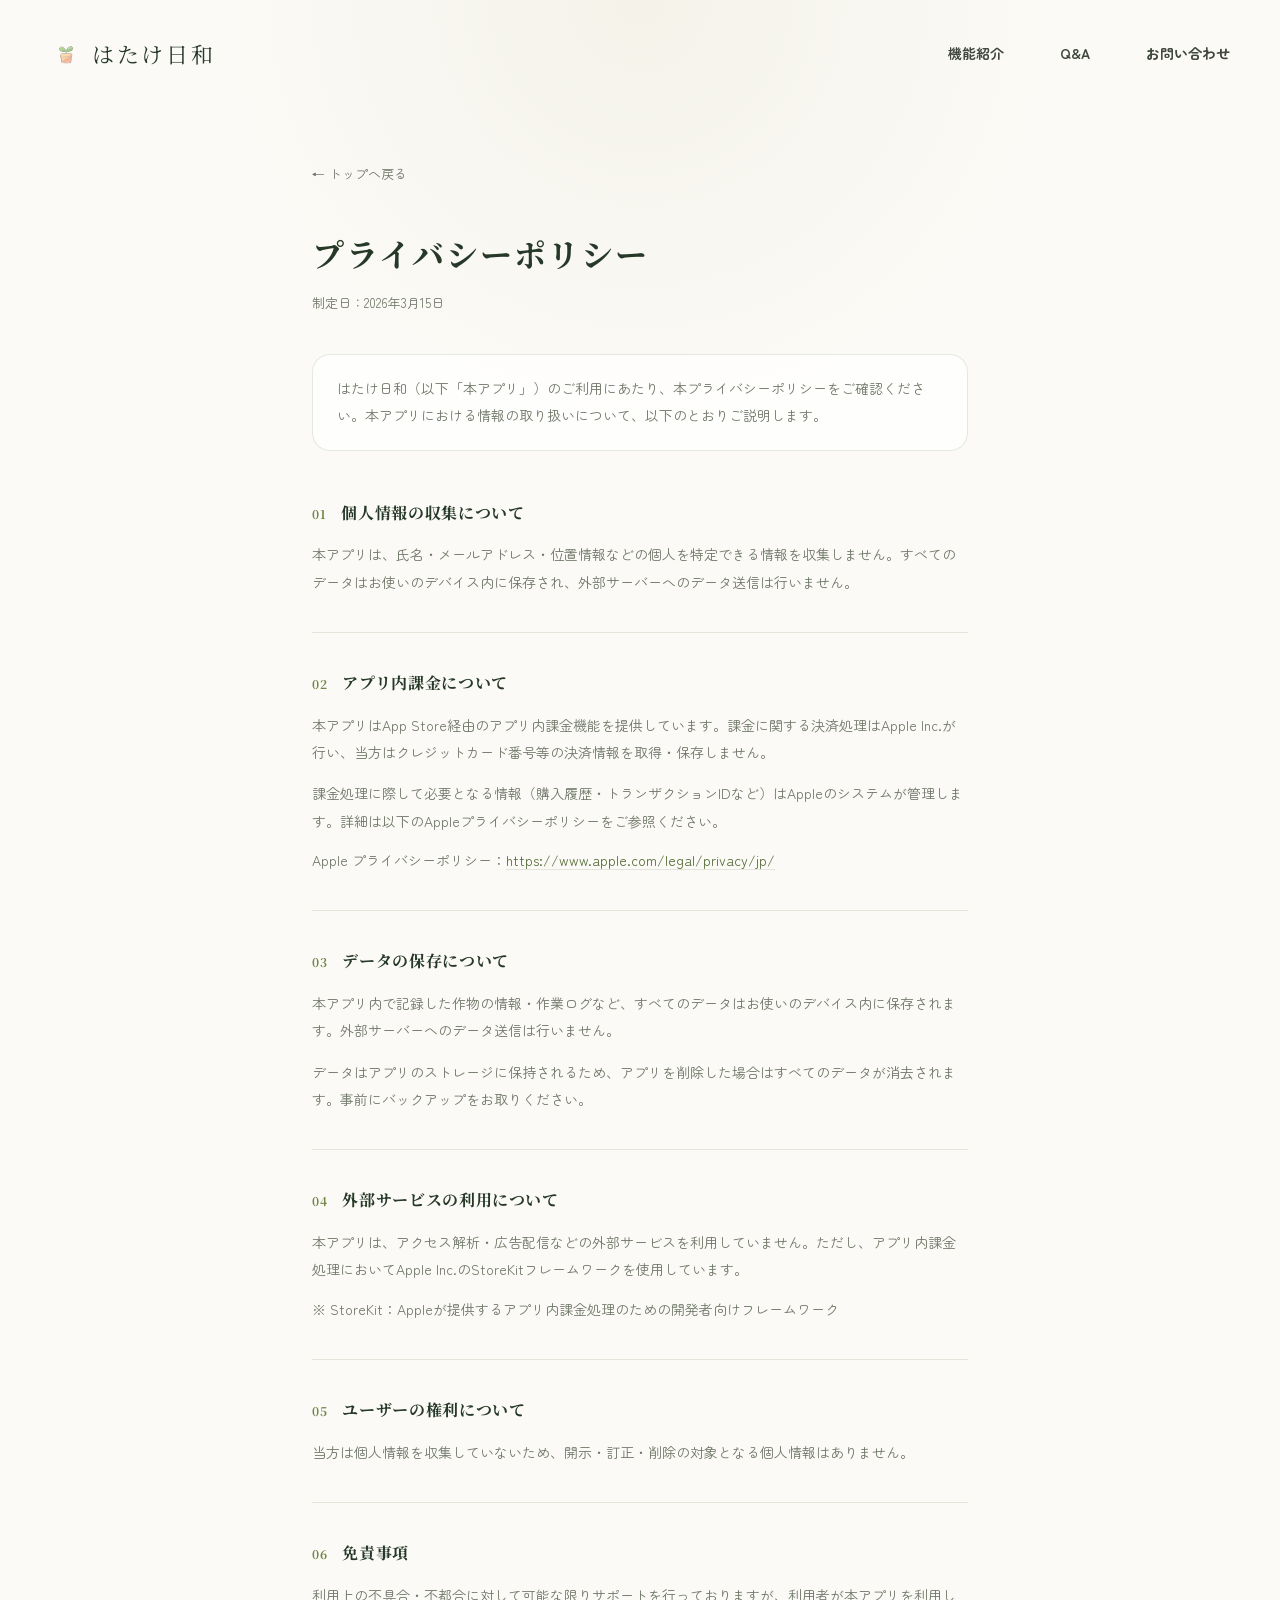
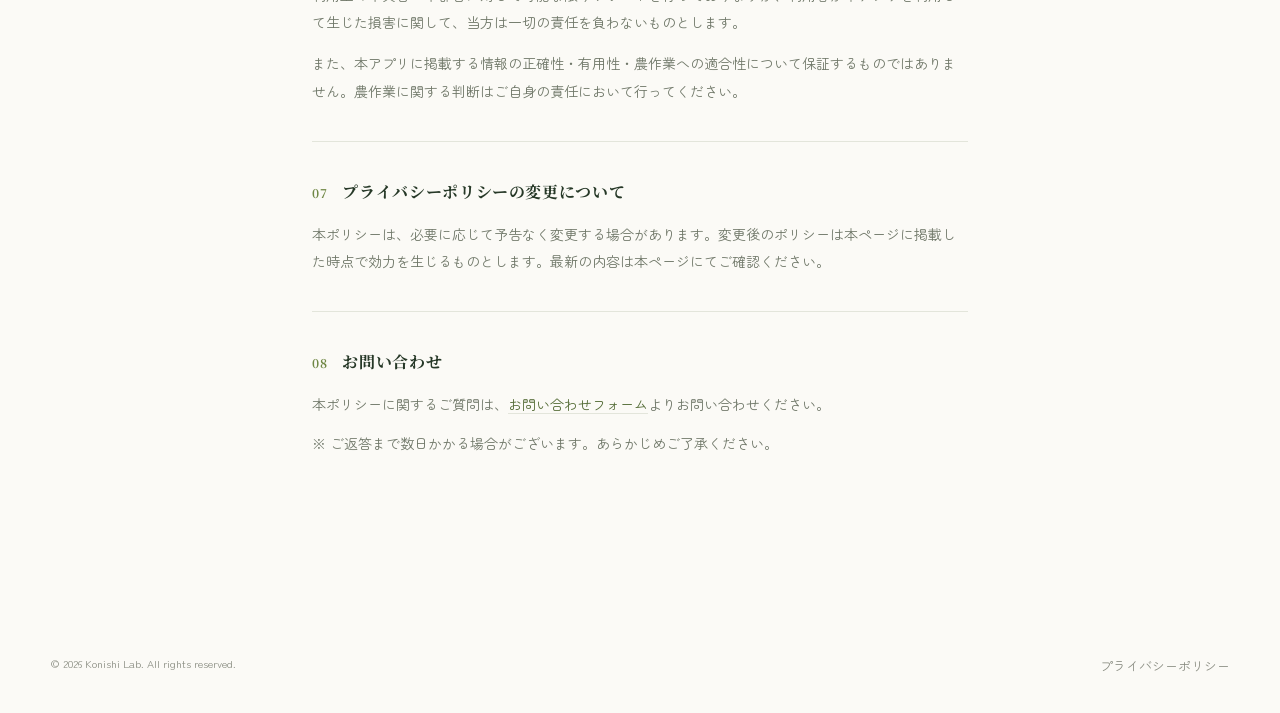
<file: privacy.html>
<!DOCTYPE html>
<html lang="ja">
<head>
  <meta charset="UTF-8">
  <meta name="viewport" content="width=device-width, initial-scale=1.0">
  <title>プライバシーポリシー — はたけ日和</title>
  <link rel="preconnect" href="https://fonts.googleapis.com">
  <link rel="preconnect" href="https://fonts.gstatic.com" crossorigin>
  <link href="https://fonts.googleapis.com/css2?family=Noto+Serif+JP:wght@500;700&family=Zen+Maru+Gothic:wght@400;500;700&display=swap" rel="stylesheet">
  <link rel="stylesheet" href="src/style.css">
  <style>
    .privacy-container {
      max-width: 720px;
      margin: 0 auto;
      padding: 64px 32px 96px;
    }
    .privacy-back {
      display: inline-block;
      font-size: 13px;
      color: var(--color-muted);
      text-decoration: none;
      margin-bottom: 40px;
      transition: color 0.2s;
    }
    .privacy-back:hover { color: var(--color-primary); }

    .privacy-container h1 {
      font-family: var(--font-serif);
      font-size: clamp(24px, 4vw, 32px);
      font-weight: 700;
      color: var(--color-text);
      letter-spacing: 0.06em;
      margin: 0 0 8px;
    }
    .privacy-date {
      font-size: 13px;
      color: var(--color-muted);
      margin: 0 0 40px;
    }
    .intro-box {
      background: rgba(255, 255, 255, 0.7);
      border: 1px solid var(--color-border);
      border-radius: var(--radius-md);
      padding: 20px 24px;
      font-size: 14px;
      color: var(--color-muted);
      margin-bottom: 48px;
      line-height: 1.95;
    }
    .policy-section {
      margin-bottom: 36px;
      padding-bottom: 36px;
      border-bottom: 1px solid var(--color-border);
      opacity: 0;
      transform: translateY(12px);
      transition: opacity 0.4s ease, transform 0.4s ease;
    }
    .policy-section.visible {
      opacity: 1;
      transform: translateY(0);
    }
    .policy-section:last-child { border-bottom: none; }
    .policy-section .section-header {
      display: flex;
      align-items: baseline;
      gap: 14px;
      margin-bottom: 14px;
      text-align: left;
    }
    .policy-section .section-number {
      font-family: var(--font-serif);
      font-size: 12px;
      font-weight: 700;
      letter-spacing: 0.1em;
      color: var(--color-primary);
      flex-shrink: 0;
    }
    .policy-section .section-heading {
      font-family: var(--font-serif);
      font-size: 16px;
      font-weight: 700;
      color: var(--color-text);
      letter-spacing: 0.04em;
      margin: 0;
    }
    .section-body p {
      font-size: 14px;
      color: var(--color-muted);
      line-height: 1.95;
      margin-bottom: 12px;
    }
    .section-body p:last-child { margin-bottom: 0; }
    .note {
      font-size: 12.5px;
      color: var(--color-muted);
      margin-top: 6px;
    }
    .ext-link {
      color: var(--color-primary-dark);
      text-decoration: underline;
      text-decoration-color: var(--color-border);
      text-underline-offset: 3px;
      word-break: break-all;
      transition: text-decoration-color 0.2s;
    }
    .ext-link:hover { text-decoration-color: var(--color-primary); }
  </style>
</head>
<body>

  <header class="site-header">
    <div class="header-inner">
      <a href="index.html" class="logo">
        <span class="logo-icon">
          <img src="images/icon.png" alt="">
        </span>
        <span>はたけ日和</span>
      </a>

      <nav class="nav">
        <a href="index.html#features">機能紹介</a>
        <a href="index.html#faq">Q&amp;A</a>
        <a href="index.html#contact">お問い合わせ</a>
      </nav>
    </div>
  </header>

  <main class="privacy-container">
    <a href="index.html" class="privacy-back">← トップへ戻る</a>

    <h1>プライバシーポリシー</h1>
    <p class="privacy-date">制定日：2026年3月15日</p>

    <div class="intro-box">
      はたけ日和（以下「本アプリ」）のご利用にあたり、本プライバシーポリシーをご確認ください。本アプリにおける情報の取り扱いについて、以下のとおりご説明します。
    </div>

    <section class="policy-section">
      <div class="section-header">
        <span class="section-number">01</span>
        <h2 class="section-heading">個人情報の収集について</h2>
      </div>
      <div class="section-body">
        <p>本アプリは、氏名・メールアドレス・位置情報などの個人を特定できる情報を収集しません。すべてのデータはお使いのデバイス内に保存され、外部サーバーへのデータ送信は行いません。</p>
      </div>
    </section>

    <section class="policy-section">
      <div class="section-header">
        <span class="section-number">02</span>
        <h2 class="section-heading">アプリ内課金について</h2>
      </div>
      <div class="section-body">
        <p>本アプリはApp Store経由のアプリ内課金機能を提供しています。課金に関する決済処理はApple Inc.が行い、当方はクレジットカード番号等の決済情報を取得・保存しません。</p>
        <p>課金処理に際して必要となる情報（購入履歴・トランザクションIDなど）はAppleのシステムが管理します。詳細は以下のAppleプライバシーポリシーをご参照ください。</p>
        <p class="note">Apple プライバシーポリシー：<a class="ext-link" href="https://www.apple.com/legal/privacy/jp/" target="_blank" rel="noopener noreferrer">https://www.apple.com/legal/privacy/jp/</a></p>
      </div>
    </section>

    <section class="policy-section">
      <div class="section-header">
        <span class="section-number">03</span>
        <h2 class="section-heading">データの保存について</h2>
      </div>
      <div class="section-body">
        <p>本アプリ内で記録した作物の情報・作業ログなど、すべてのデータはお使いのデバイス内に保存されます。外部サーバーへのデータ送信は行いません。</p>
        <p>データはアプリのストレージに保持されるため、アプリを削除した場合はすべてのデータが消去されます。事前にバックアップをお取りください。</p>
      </div>
    </section>

    <section class="policy-section">
      <div class="section-header">
        <span class="section-number">04</span>
        <h2 class="section-heading">外部サービスの利用について</h2>
      </div>
      <div class="section-body">
        <p>本アプリは、アクセス解析・広告配信などの外部サービスを利用していません。ただし、アプリ内課金処理においてApple Inc.のStoreKitフレームワークを使用しています。</p>
        <p class="note">※ StoreKit：Appleが提供するアプリ内課金処理のための開発者向けフレームワーク</p>
      </div>
    </section>

    <section class="policy-section">
      <div class="section-header">
        <span class="section-number">05</span>
        <h2 class="section-heading">ユーザーの権利について</h2>
      </div>
      <div class="section-body">
        <p>当方は個人情報を収集していないため、開示・訂正・削除の対象となる個人情報はありません。</p>
      </div>
    </section>

    <section class="policy-section">
      <div class="section-header">
        <span class="section-number">06</span>
        <h2 class="section-heading">免責事項</h2>
      </div>
      <div class="section-body">
        <p>利用上の不具合・不都合に対して可能な限りサポートを行っておりますが、利用者が本アプリを利用して生じた損害に関して、当方は一切の責任を負わないものとします。</p>
        <p>また、本アプリに掲載する情報の正確性・有用性・農作業への適合性について保証するものではありません。農作業に関する判断はご自身の責任において行ってください。</p>
      </div>
    </section>

    <section class="policy-section">
      <div class="section-header">
        <span class="section-number">07</span>
        <h2 class="section-heading">プライバシーポリシーの変更について</h2>
      </div>
      <div class="section-body">
        <p>本ポリシーは、必要に応じて予告なく変更する場合があります。変更後のポリシーは本ページに掲載した時点で効力を生じるものとします。最新の内容は本ページにてご確認ください。</p>
      </div>
    </section>

    <section class="policy-section">
      <div class="section-header">
        <span class="section-number">08</span>
        <h2 class="section-heading">お問い合わせ</h2>
      </div>
      <div class="section-body">
        <p>本ポリシーに関するご質問は、<a class="ext-link" href="https://docs.google.com/forms/d/e/1FAIpQLSd4yqI40snKycwmUbcqbCMmJKkTAy4T33C1d7pGYX413HEjDw/viewform?usp=header" target="_blank" rel="noopener noreferrer">お問い合わせフォーム</a>よりお問い合わせください。</p>
        <p class="note">※ ご返答まで数日かかる場合がございます。あらかじめご了承ください。</p>
      </div>
    </section>
  </main>

  <footer class="site-footer">
    <div class="footer-inner">
      <small>© 2026 Konishi Lab. All rights reserved.</small>
      <a href="privacy.html">プライバシーポリシー</a>
    </div>
  </footer>

  <script>
    const observer = new IntersectionObserver((entries) => {
      entries.forEach(entry => {
        if (entry.isIntersecting) {
          entry.target.classList.add('visible');
          observer.unobserve(entry.target);
        }
      });
    }, { threshold: 0.1 });
    document.querySelectorAll('.policy-section').forEach(s => observer.observe(s));
  </script>

</body>
</html>
</file>
<file: src/style.css>
:root {
  --color-bg: #fbfaf6;
  --color-bg-soft: #f6f4ec;
  --color-card: #ffffff;
  --color-text: #263827;
  --color-muted: #6f7768;
  --color-primary: #6f8745;
  --color-primary-dark: #536b35;
  --color-border: rgba(82, 101, 62, 0.14);

  --font-serif: "Noto Serif JP", "Hiragino Mincho ProN", "Yu Mincho", serif;
  --font-sans: "Zen Maru Gothic", -apple-system, BlinkMacSystemFont,
    "Hiragino Sans", "Noto Sans JP", "Yu Gothic", sans-serif;

  --container: 1180px;
  --radius-lg: 24px;
  --radius-md: 18px;
  --shadow-soft: 0 16px 40px rgba(46, 62, 38, 0.06);
}

* {
  box-sizing: border-box;
}

html {
  scroll-behavior: smooth;
}

body {
  margin: 0;
  color: var(--color-text);
  font-family: var(--font-sans);
  background:
    radial-gradient(circle at 50% 0%, rgba(238, 236, 222, 0.55), transparent 420px),
    var(--color-bg);
  line-height: 1.8;
}

img {
  max-width: 100%;
  display: block;
}

a {
  color: inherit;
  text-decoration: none;
}

/* ===== ヘッダー ===== */

.site-header {
  position: relative;
  z-index: 10;
  padding: 34px 0 20px;
}

.header-inner,
.section-inner,
.footer-inner {
  width: min(var(--container), calc(100% - 96px));
  margin: 0 auto;
}

.header-inner {
  display: flex;
  align-items: center;
  justify-content: space-between;
}

.logo {
  display: inline-flex;
  align-items: center;
  gap: 10px;
  color: var(--color-text);
  font-family: var(--font-serif);
  font-size: 22px;
  letter-spacing: 0.12em;
}

.logo-icon {
  display: inline-flex;
  align-items: center;
  justify-content: center;
  width: 32px;
  height: 32px;
  border-radius: 8px;
  overflow: hidden;
  color: var(--color-primary);
}

.logo-icon img {
  width: 100%;
  height: 100%;
  object-fit: cover;
}

.nav {
  display: flex;
  gap: 56px;
  font-size: 14px;
  font-weight: 600;
  color: #2d352a;
}

.nav a {
  opacity: 0.9;
  transition: opacity 0.2s ease;
}

.nav a:hover {
  opacity: 0.55;
}

/* ===== ヒーロー ===== */

.hero {
  position: relative;
  padding: 44px 0 112px;
  overflow: hidden;
}

/* ヒーロー4つの角にふんわり色（写真と同じ hero-inner 基準で配置） */
.hero-inner::before {
  content: '';
  position: absolute;
  inset: 0;
  pointer-events: none;
  z-index: 0;
  background-image:
    /* 左上：暖色（土色） */
    radial-gradient(circle 520px at 0% 0%, rgba(201, 162, 109, 0.22), transparent 85%),
    /* 左下：緑 */
    radial-gradient(circle 520px at 0% 100%, rgba(111, 135, 69, 0.20), transparent 85%),
    /* 右上：緑 */
    radial-gradient(circle 460px at 100% 0%, rgba(111, 135, 69, 0.15), transparent 85%),
    /* 右下：暖色（土色） */
    radial-gradient(circle 460px at 100% 100%, rgba(201, 162, 109, 0.16), transparent 85%);
}

.hero-inner {
  width: min(1280px, calc(100% - 96px));
  min-height: 560px;
  margin: 0 auto;
  position: relative;
  display: grid;
  grid-template-columns: 43% 57%;
  align-items: center;
}

.hero-text {
  position: relative;
  z-index: 2;
  padding: 36px 0 48px;
  /* テキストを中央寄りに配置 */
  padding-left: clamp(0px, 6vw, 96px);
  text-align: center;
}

.hero-text h1 {
  margin: 0;
  font-family: var(--font-serif);
  font-size: clamp(28px, 3.6vw, 44px);
  line-height: 1.5;
  letter-spacing: 0.04em;
  font-weight: 700;
  color: #263d29;
}

.hero-text p {
  margin: 38px 0 28px;
  color: var(--color-muted);
  font-size: 15px;
  letter-spacing: 0.04em;
}

.app-store-button {
  display: inline-block;
  transition: transform 0.2s, opacity 0.2s;
}

.app-store-button img {
  height: 48px;
  display: block;
}

.app-store-button:hover {
  transform: translateY(-2px);
  opacity: 0.9;
}

.hero-image {
  position: absolute;
  inset: 0 -72px 0 34%;
  z-index: 1;
  background-image:
    linear-gradient(
      90deg,
      var(--color-bg) 0%,
      rgba(251, 250, 246, 0.96) 16%,
      rgba(251, 250, 246, 0.72) 30%,
      rgba(251, 250, 246, 0.2) 48%,
      rgba(251, 250, 246, 0) 70%
    ),
    radial-gradient(circle at 16% 48%, var(--color-bg) 0%, rgba(251, 250, 246, 0.9) 10%, transparent 34%),
    url("../images/hero.jpg");
  background-size: cover;
  background-position: center right;
  border-radius: 0 0 0 120px;
  mask-image: radial-gradient(ellipse at 72% 45%, black 0%, black 70%, transparent 95%);
  -webkit-mask-image: radial-gradient(ellipse at 72% 45%, black 0%, black 70%, transparent 95%);
}

/* ===== セクション共通 ===== */

.section {
  padding: 96px 0;
}

.section-heading {
  text-align: center;
  margin-bottom: 56px;
}

.section-heading h2 {
  margin: 0;
  color: var(--color-primary);
  font-family: var(--font-serif);
  font-size: 30px;
  letter-spacing: 0.12em;
  line-height: 1.4;
}

.section-heading span {
  display: inline-block;
  margin-top: 4px;
  color: var(--color-primary);
  font-size: 18px;
  opacity: 0.65;
}

/* ===== 機能紹介 ===== */

.features-section {
  padding-top: 104px;
  padding-bottom: 112px;
}

.feature-flow {
  display: grid;
  grid-template-columns: 1fr 44px 1fr 44px 1fr;
  align-items: stretch;
  gap: 16px;
}

.feature-card {
  min-height: 240px;
  padding: 40px 28px;
  text-align: center;
  background: rgba(255, 255, 255, 0.82);
  border: 1px solid var(--color-border);
  border-radius: var(--radius-md);
  box-shadow: var(--shadow-soft);
  display: flex;
  flex-direction: column;
  justify-content: center;
  align-items: center;
  gap: 16px;
}

.step {
  display: inline-flex;
  align-items: center;
  justify-content: center;
  min-width: 76px;
  height: 24px;
  padding: 0 12px;
  color: #fff;
  background: var(--color-primary);
  border-radius: 999px;
  font-size: 12px;
  font-weight: 700;
  letter-spacing: 0.04em;
}

.feature-icon {
  width: 82px;
  height: 82px;
  margin: 22px auto 18px;
  display: grid;
  place-items: center;
  background: #eeeee4;
  border-radius: 50%;
  font-size: 32px;
}

.feature-card h3 {
  margin: 0;
  font-family: var(--font-serif);
  font-size: 24px;
  letter-spacing: 0.06em;
}

.feature-card p {
  margin: 0;
  color: var(--color-muted);
  font-size: 14px;
  line-height: 1.9;
}

.flow-arrow {
  align-self: center;
  color: var(--color-primary);
  font-size: 42px;
  font-family: var(--font-serif);
  text-align: center;
  opacity: 0.72;
}

/* ===== スクリーンショット ===== */

.screens-section {
  padding-top: 88px;
  padding-bottom: 116px;
}

.screen-grid {
  display: grid;
  grid-template-columns: repeat(4, 1fr);
  gap: 56px;
  align-items: end;
}

.screen-item {
  margin: 0;
  text-align: center;
}

.screen-item img {
  width: 100%;
  max-width: 220px;
  margin: 0 auto;
  filter: drop-shadow(0 16px 24px rgba(38, 56, 39, 0.08));
}

.screen-item figcaption {
  display: inline-flex;
  justify-content: center;
  min-width: 150px;
  margin-top: 22px;
  padding: 6px 18px;
  color: var(--color-primary-dark);
  background: #efeee6;
  border-radius: 999px;
  font-size: 14px;
  font-weight: 500;
  letter-spacing: 0.04em;
}

/* ===== Q&A ===== */

.faq-section {
  padding-top: 88px;
  padding-bottom: 72px;
}

.faq-box {
  padding: 46px 54px 50px;
  background: rgba(255, 255, 255, 0.7);
  border: 1px solid var(--color-border);
  border-radius: var(--radius-lg);
  box-shadow: 0 14px 42px rgba(46, 62, 38, 0.04);
}

.faq-box .section-heading {
  margin-bottom: 34px;
}

.faq-list {
  display: flex;
  flex-direction: column;
}

.faq-item {
  border-bottom: 1px solid var(--color-border);
  padding: 22px 0;
}

.faq-item:first-child {
  padding-top: 8px;
}

.faq-item:last-child {
  border-bottom: none;
  padding-bottom: 0;
}

.faq-item summary {
  list-style: none;
  cursor: pointer;
  display: grid;
  grid-template-columns: 34px 1fr 20px;
  gap: 16px;
  align-items: center;
  font-weight: 700;
  color: var(--color-text);
}

.faq-item summary::-webkit-details-marker {
  display: none;
}

.faq-item summary::after {
  content: "⌄";
  color: var(--color-primary);
  font-size: 20px;
  justify-self: end;
}

.faq-item[open] summary::after {
  content: "⌃";
}

.q-icon {
  width: 30px;
  height: 30px;
  display: inline-grid;
  place-items: center;
  color: #fff;
  background: var(--color-primary);
  border-radius: 50%;
  font-size: 14px;
  font-weight: 700;
}

.faq-item p {
  margin: 8px 0 0 50px;
  color: var(--color-muted);
  font-size: 14px;
  line-height: 1.9;
}

/* ===== お問い合わせ ===== */

.contact-section {
  padding: 40px 0 72px;
}

.contact-card {
  display: grid;
  grid-template-columns: 96px 1fr auto;
  gap: 34px;
  align-items: center;
  padding: 34px 54px;
  background: #f3f3e9;
  border: 1px solid var(--color-border);
  border-radius: var(--radius-lg);
}

.contact-icon {
  width: 72px;
  height: 72px;
  display: grid;
  place-items: center;
  color: var(--color-primary);
  background: rgba(255, 255, 255, 0.66);
  border-radius: 50%;
}

.contact-icon svg {
  width: 36px;
  height: 36px;
}

.contact-text h2 {
  margin: 0 0 4px;
  color: var(--color-primary);
  font-family: var(--font-serif);
  font-size: 30px;
  letter-spacing: 0.12em;
}

.contact-text p {
  margin: 0;
  color: var(--color-muted);
  font-size: 14px;
}

.contact-button {
  display: inline-flex;
  align-items: center;
  justify-content: center;
  gap: 22px;
  min-width: 236px;
  height: 58px;
  padding: 0 28px;
  color: #fff;
  background: linear-gradient(135deg, #6f8745, #5d7739);
  border-radius: 999px;
  font-weight: 700;
  letter-spacing: 0.08em;
  box-shadow: 0 12px 26px rgba(83, 107, 53, 0.16);
}

.contact-button span {
  font-size: 24px;
  line-height: 1;
}

/* ===== フッター ===== */

.site-footer {
  padding: 28px 0 36px;
}

.footer-inner {
  display: flex;
  justify-content: space-between;
  gap: 24px;
  color: #8a8d82;
  font-size: 13px;
}

.footer-inner a {
  transition: color 0.2s ease;
}

.footer-inner a:hover {
  color: var(--color-primary);
}

/* ===== レスポンシブ ===== */

@media (max-width: 980px) {
  .header-inner,
  .section-inner,
  .footer-inner,
  .hero-inner {
    width: min(100% - 40px, var(--container));
  }

  .nav {
    display: none;
  }

  .hero {
    padding: 24px 0 72px;
  }

  /* タブレット以下では装飾を非表示 */
  .hero-inner::before {
    display: none;
  }

  .hero-inner {
    display: block;
    min-height: auto;
    padding-top: 360px;
  }

  .hero-image {
    inset: 0 -20px auto -20px;
    height: 360px;
    border-radius: 0;
    background-image:
      linear-gradient(
        180deg,
        rgba(251, 250, 246, 0) 0%,
        rgba(251, 250, 246, 0.25) 52%,
        var(--color-bg) 100%
      ),
      url("../images/hero.jpg");
    background-position: center;
    mask-image: none;
    -webkit-mask-image: none;
  }

  .hero-text {
    padding-top: 56px;
    padding-left: 0;
  }

  .hero-text h1 {
    font-size: 30px;
  }

  .pc-only {
    display: none;
  }

  .feature-flow {
    grid-template-columns: 1fr;
    gap: 22px;
  }

  .flow-arrow {
    transform: rotate(90deg);
    font-size: 30px;
  }

  .screen-grid {
    display: flex;
    grid-template-columns: none;
    gap: 28px;
    overflow-x: auto;
    overflow-y: hidden;
    scroll-snap-type: x mandatory;
    -webkit-overflow-scrolling: touch;
    padding-bottom: 12px;
    /* セクションのpaddingを超えてスクロール領域を画面端まで広げる */
    margin: 0 -20px;
    padding-left: 20px;
    padding-right: 20px;
    /* スクロールバー非表示 */
    scrollbar-width: none;
    -ms-overflow-style: none;
  }
  .screen-grid::-webkit-scrollbar {
    display: none;
  }

  .screen-item {
    flex: 0 0 220px;
    scroll-snap-align: center;
  }

  .screen-item img {
    max-width: 220px;
  }

  .contact-card {
    grid-template-columns: 1fr;
    text-align: center;
    justify-items: center;
    padding: 36px 26px;
  }

  .footer-inner {
    flex-direction: column;
    align-items: center;
    text-align: center;
  }
}

@media (max-width: 560px) {
  .site-header {
    padding-top: 24px;
  }

  .logo {
    font-size: 18px;
  }

  .hero-inner {
    padding-top: 300px;
  }

  .hero-image {
    height: 300px;
  }

  .hero-text h1 {
    font-size: 26px;
    line-height: 1.5;
  }

  .hero-text p {
    font-size: 14px;
  }

  .section {
    padding: 72px 0;
  }

  .section-heading {
    margin-bottom: 36px;
  }

  .section-heading h2 {
    font-size: 25px;
  }

  .feature-card {
    padding: 30px 22px;
  }

  .screen-grid {
    grid-template-columns: 1fr;
  }

  .screen-item img {
    max-width: 230px;
  }

  .faq-box {
    padding: 34px 22px;
  }

  .faq-item summary {
    grid-template-columns: 30px 1fr 18px;
    gap: 12px;
    font-size: 14px;
  }

  .faq-item p {
    margin-left: 42px;
    font-size: 13px;
  }

  .contact-button {
    width: 100%;
    min-width: 0;
  }
}
</file>
